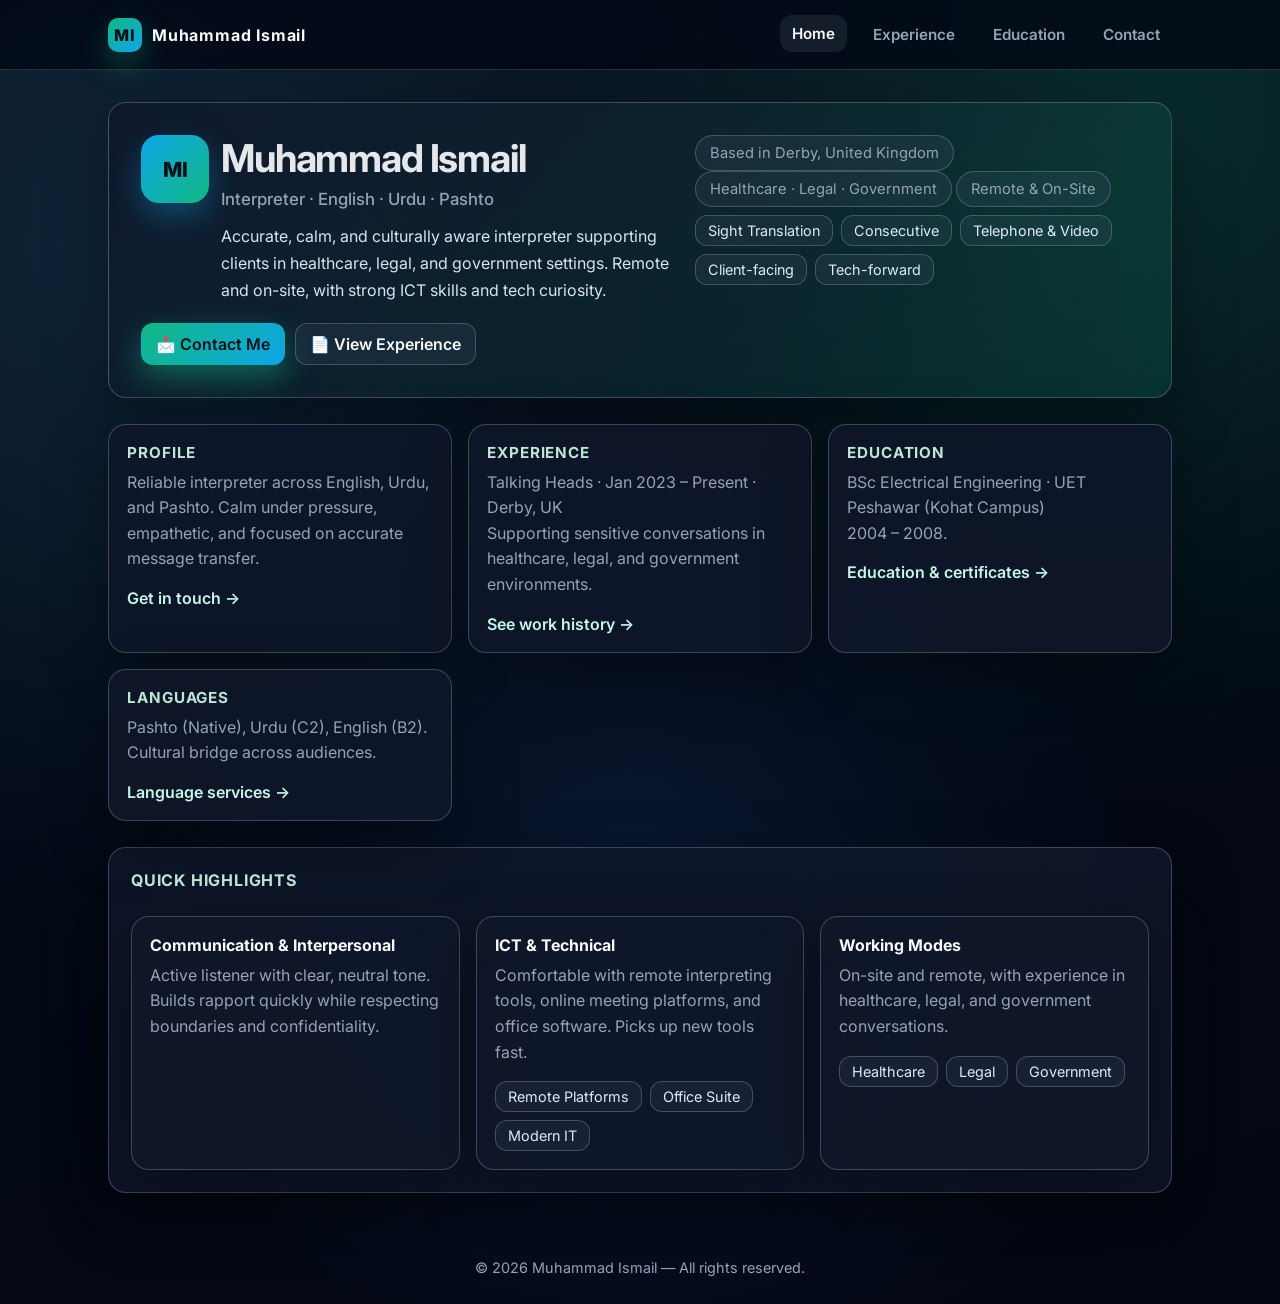
<file: index.html>
<!DOCTYPE html>
<html lang="en">
<head>
    <meta charset="UTF-8">
    <title>Muhammad Ismail – Portfolio</title>
    <meta name="viewport" content="width=device-width, initial-scale=1">
    <link rel="preconnect" href="https://fonts.googleapis.com">
    <link rel="preconnect" href="https://fonts.gstatic.com" crossorigin>
    <link href="https://fonts.googleapis.com/css2?family=Inter:wght@400;500;600;700&display=swap" rel="stylesheet">
    <link rel="stylesheet" href="style.css">
</head>
<body>
<div class="page">
    <header>
        <div class="bar">
            <a href="index.html" class="brand">
                <span class="brand-mark">MI</span>
                <span>Muhammad Ismail</span>
            </a>
            <nav>
                <a href="index.html" class="active">Home</a>
                <a href="experience.html">Experience</a>
                <a href="education.html">Education</a>
                <a href="contact.html">Contact</a>
            </nav>
        </div>
    </header>

    <main class="content">
        <section class="hero">
            <div>
                <div class="stacked">
                    <div class="avatar">MI</div>
                    <div class="text">
                        <h1>Muhammad Ismail</h1>
                        <div class="subtitle">Interpreter · English · Urdu · Pashto</div>
                        <p class="tagline">
                            Accurate, calm, and culturally aware interpreter supporting clients in healthcare, legal,
                            and government settings. Remote and on-site, with strong ICT skills and tech curiosity.
                        </p>
                    </div>
                </div>
                <div class="actions">
                    <a class="btn btn-primary" href="mailto:ismail8t5@gmail.com">📩 Contact Me</a>
                    <a class="btn btn-ghost" href="experience.html">📄 View Experience</a>
                </div>
            </div>

            <div>
                <div class="pill">Based in Derby, United Kingdom</div>
                <div class="pill">Healthcare · Legal · Government</div>
                <div class="pill">Remote & On-Site</div>
                <div class="chips">
                    <span class="chip">Sight Translation</span>
                    <span class="chip">Consecutive</span>
                    <span class="chip">Telephone & Video</span>
                    <span class="chip">Client-facing</span>
                    <span class="chip">Tech-forward</span>
                </div>
            </div>
        </section>

        <div class="panel-grid">
            <div class="panel">
                <h3>Profile</h3>
                <p>Reliable interpreter across English, Urdu, and Pashto. Calm under pressure, empathetic, and focused on
                    accurate message transfer.</p>
                <a class="link" href="contact.html">Get in touch →</a>
            </div>
            <div class="panel">
                <h3>Experience</h3>
                <p>Talking Heads · Jan 2023 – Present · Derby, UK<br>Supporting sensitive conversations in healthcare, legal,
                    and government environments.</p>
                <a class="link" href="experience.html">See work history →</a>
            </div>
            <div class="panel">
                <h3>Education</h3>
                <p>BSc Electrical Engineering · UET Peshawar (Kohat Campus)<br>2004 – 2008.</p>
                <a class="link" href="education.html">Education & certificates →</a>
            </div>
            <div class="panel">
                <h3>Languages</h3>
                <p>Pashto (Native), Urdu (C2), English (B2). Cultural bridge across audiences.</p>
                <a class="link" href="contact.html">Language services →</a>
            </div>
        </div>

        <section class="section">
            <h2>Quick Highlights</h2>
            <div class="panel-grid">
                <div class="panel">
                    <div class="card">
                        <div class="card-title">Communication & Interpersonal</div>
                        <div class="card-desc">
                            Active listener with clear, neutral tone. Builds rapport quickly while respecting boundaries
                            and confidentiality.
                        </div>
                    </div>
                </div>
                <div class="panel">
                    <div class="card">
                        <div class="card-title">ICT & Technical</div>
                        <div class="card-desc">
                            Comfortable with remote interpreting tools, online meeting platforms, and office software.
                            Picks up new tools fast.
                        </div>
                        <div class="chips">
                            <span class="chip">Remote Platforms</span>
                            <span class="chip">Office Suite</span>
                            <span class="chip">Modern IT</span>
                        </div>
                    </div>
                </div>
                <div class="panel">
                    <div class="card">
                        <div class="card-title">Working Modes</div>
                        <div class="card-desc">
                            On-site and remote, with experience in healthcare, legal, and government conversations.
                        </div>
                        <div class="chips">
                            <span class="chip">Healthcare</span>
                            <span class="chip">Legal</span>
                            <span class="chip">Government</span>
                        </div>
                    </div>
                </div>
            </div>
        </section>
    </main>

    <footer>
        © <span id="year"></span> Muhammad Ismail — All rights reserved.
    </footer>
</div>
<script>
    document.getElementById("year").textContent = new Date().getFullYear();
</script>
</body>
</html>
</file>
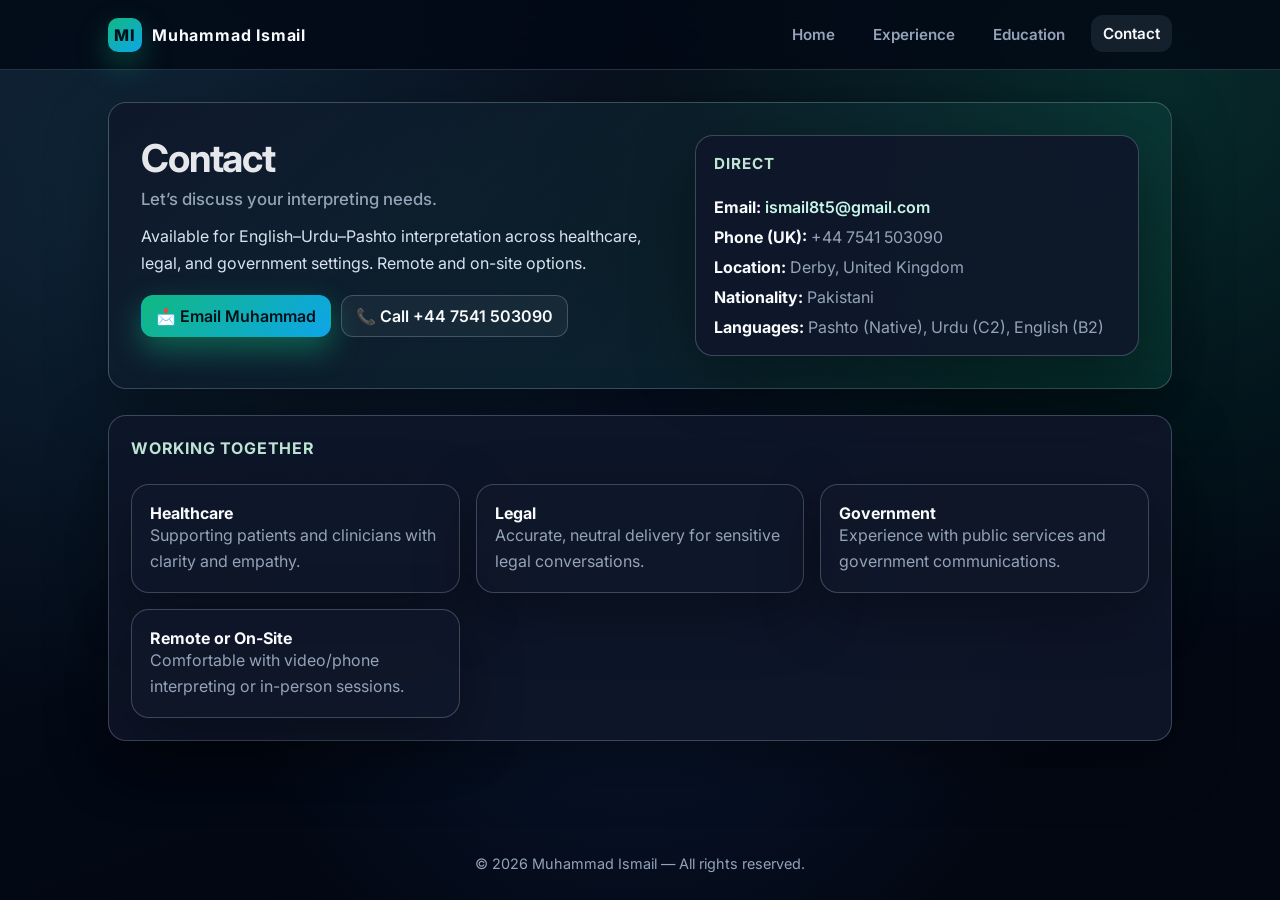
<file: contact.html>
<!DOCTYPE html>
<html lang="en">
<head>
    <meta charset="UTF-8">
    <title>Contact – Muhammad Ismail</title>
    <meta name="viewport" content="width=device-width, initial-scale=1">
    <link rel="preconnect" href="https://fonts.googleapis.com">
    <link rel="preconnect" href="https://fonts.gstatic.com" crossorigin>
    <link href="https://fonts.googleapis.com/css2?family=Inter:wght@400;500;600;700&display=swap" rel="stylesheet">
    <link rel="stylesheet" href="style.css">
</head>
<body>
<div class="page">
    <header>
        <div class="bar">
            <a href="index.html" class="brand">
                <span class="brand-mark">MI</span>
                <span>Muhammad Ismail</span>
            </a>
            <nav>
                <a href="index.html">Home</a>
                <a href="experience.html">Experience</a>
                <a href="education.html">Education</a>
                <a href="contact.html" class="active">Contact</a>
            </nav>
        </div>
    </header>

    <main class="content">
        <section class="hero">
            <div>
                <h1>Contact</h1>
                <div class="subtitle">Let’s discuss your interpreting needs.</div>
                <p class="tagline">
                    Available for English–Urdu–Pashto interpretation across healthcare, legal, and government settings.
                    Remote and on-site options.
                </p>
                <div class="actions">
                    <a class="btn btn-primary" href="mailto:ismail8t5@gmail.com">📩 Email Muhammad</a>
                    <a class="btn btn-ghost" href="tel:+447541503090">📞 Call +44 7541 503090</a>
                </div>
            </div>
            <div class="panel contact-card">
                <h3>Direct</h3>
                <div><strong>Email:</strong> <a class="link" href="mailto:ismail8t5@gmail.com">ismail8t5@gmail.com</a></div>
                <div><strong>Phone (UK):</strong> +44 7541 503090</div>
                <div><strong>Location:</strong> Derby, United Kingdom</div>
                <div><strong>Nationality:</strong> Pakistani</div>
                <div><strong>Languages:</strong> Pashto (Native), Urdu (C2), English (B2)</div>
            </div>
        </section>

        <section class="section">
            <h2>Working Together</h2>
            <div class="panel-grid">
                <div class="panel">
                    <div class="card-title">Healthcare</div>
                    <div class="card-desc">Supporting patients and clinicians with clarity and empathy.</div>
                </div>
                <div class="panel">
                    <div class="card-title">Legal</div>
                    <div class="card-desc">Accurate, neutral delivery for sensitive legal conversations.</div>
                </div>
                <div class="panel">
                    <div class="card-title">Government</div>
                    <div class="card-desc">Experience with public services and government communications.</div>
                </div>
                <div class="panel">
                    <div class="card-title">Remote or On-Site</div>
                    <div class="card-desc">Comfortable with video/phone interpreting or in-person sessions.</div>
                </div>
            </div>
        </section>
    </main>

    <footer>
        © <span id="year"></span> Muhammad Ismail — All rights reserved.
    </footer>
</div>
<script>
    document.getElementById("year").textContent = new Date().getFullYear();
</script>
</body>
</html>
</file>
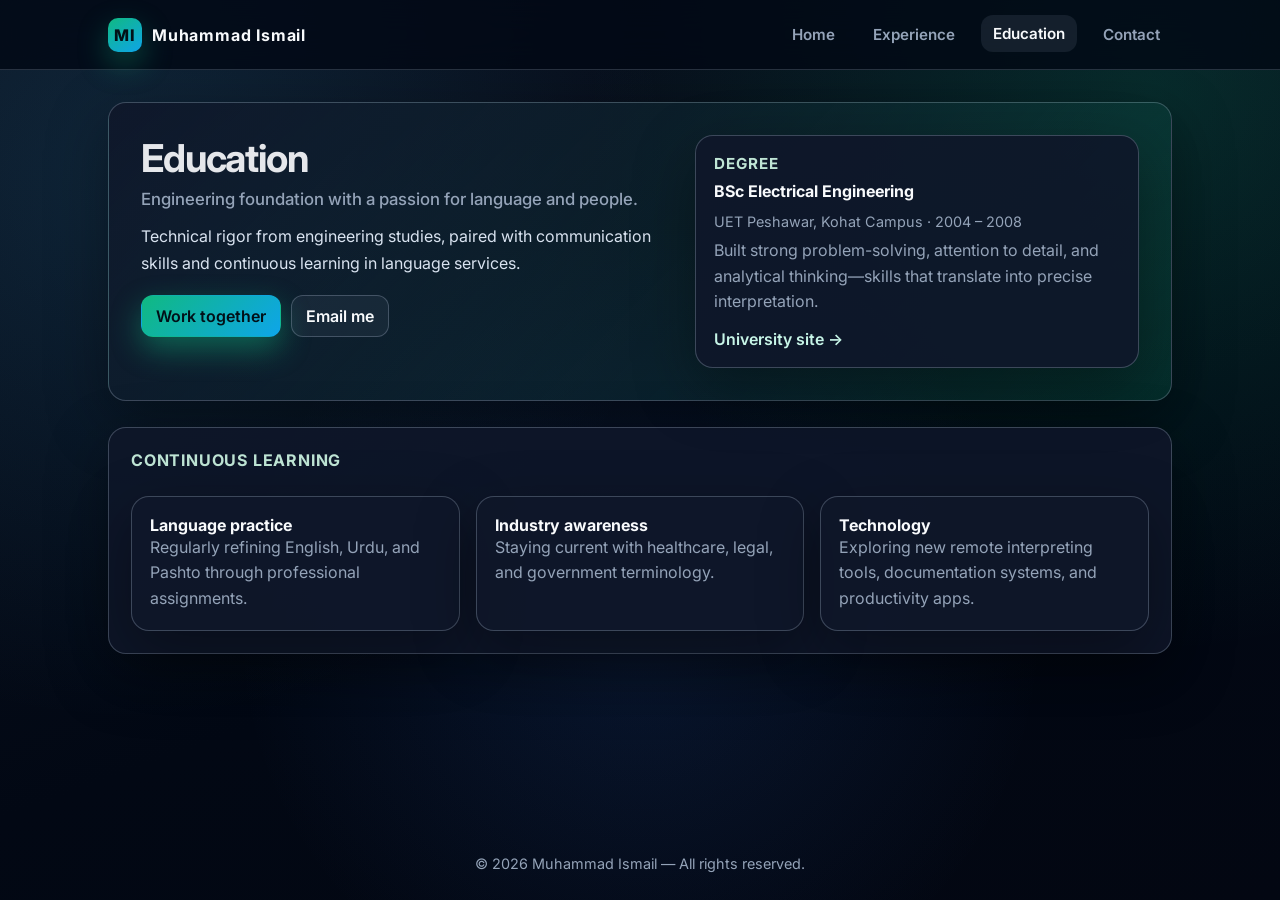
<file: education.html>
<!DOCTYPE html>
<html lang="en">
<head>
    <meta charset="UTF-8">
    <title>Education – Muhammad Ismail</title>
    <meta name="viewport" content="width=device-width, initial-scale=1">
    <link rel="preconnect" href="https://fonts.googleapis.com">
    <link rel="preconnect" href="https://fonts.gstatic.com" crossorigin>
    <link href="https://fonts.googleapis.com/css2?family=Inter:wght@400;500;600;700&display=swap" rel="stylesheet">
    <link rel="stylesheet" href="style.css">
</head>
<body>
<div class="page">
    <header>
        <div class="bar">
            <a href="index.html" class="brand">
                <span class="brand-mark">MI</span>
                <span>Muhammad Ismail</span>
            </a>
            <nav>
                <a href="index.html">Home</a>
                <a href="experience.html">Experience</a>
                <a href="education.html" class="active">Education</a>
                <a href="contact.html">Contact</a>
            </nav>
        </div>
    </header>

    <main class="content">
        <section class="hero">
            <div>
                <h1>Education</h1>
                <div class="subtitle">Engineering foundation with a passion for language and people.</div>
                <p class="tagline">
                    Technical rigor from engineering studies, paired with communication skills and continuous learning
                    in language services.
                </p>
                <div class="actions">
                    <a class="btn btn-primary" href="contact.html">Work together</a>
                    <a class="btn btn-ghost" href="mailto:ismail8t5@gmail.com">Email me</a>
                </div>
            </div>
            <div class="panel">
                <h3>Degree</h3>
                <div class="card">
                    <div class="card-title">BSc Electrical Engineering</div>
                    <div class="meta">UET Peshawar, Kohat Campus · 2004 – 2008</div>
                    <div class="card-desc">
                        Built strong problem-solving, attention to detail, and analytical thinking—skills that translate
                        into precise interpretation.
                    </div>
                    <a class="link" href="http://www.uetpeshawar.edu.pk" target="_blank" rel="noopener noreferrer">
                        University site →
                    </a>
                </div>
            </div>
        </section>

        <section class="section">
            <h2>Continuous Learning</h2>
            <div class="panel-grid">
                <div class="panel">
                    <div class="card-title">Language practice</div>
                    <div class="card-desc">Regularly refining English, Urdu, and Pashto through professional assignments.</div>
                </div>
                <div class="panel">
                    <div class="card-title">Industry awareness</div>
                    <div class="card-desc">Staying current with healthcare, legal, and government terminology.</div>
                </div>
                <div class="panel">
                    <div class="card-title">Technology</div>
                    <div class="card-desc">Exploring new remote interpreting tools, documentation systems, and productivity apps.</div>
                </div>
            </div>
        </section>
    </main>

    <footer>
        © <span id="year"></span> Muhammad Ismail — All rights reserved.
    </footer>
</div>
<script>
    document.getElementById("year").textContent = new Date().getFullYear();
</script>
</body>
</html>
</file>
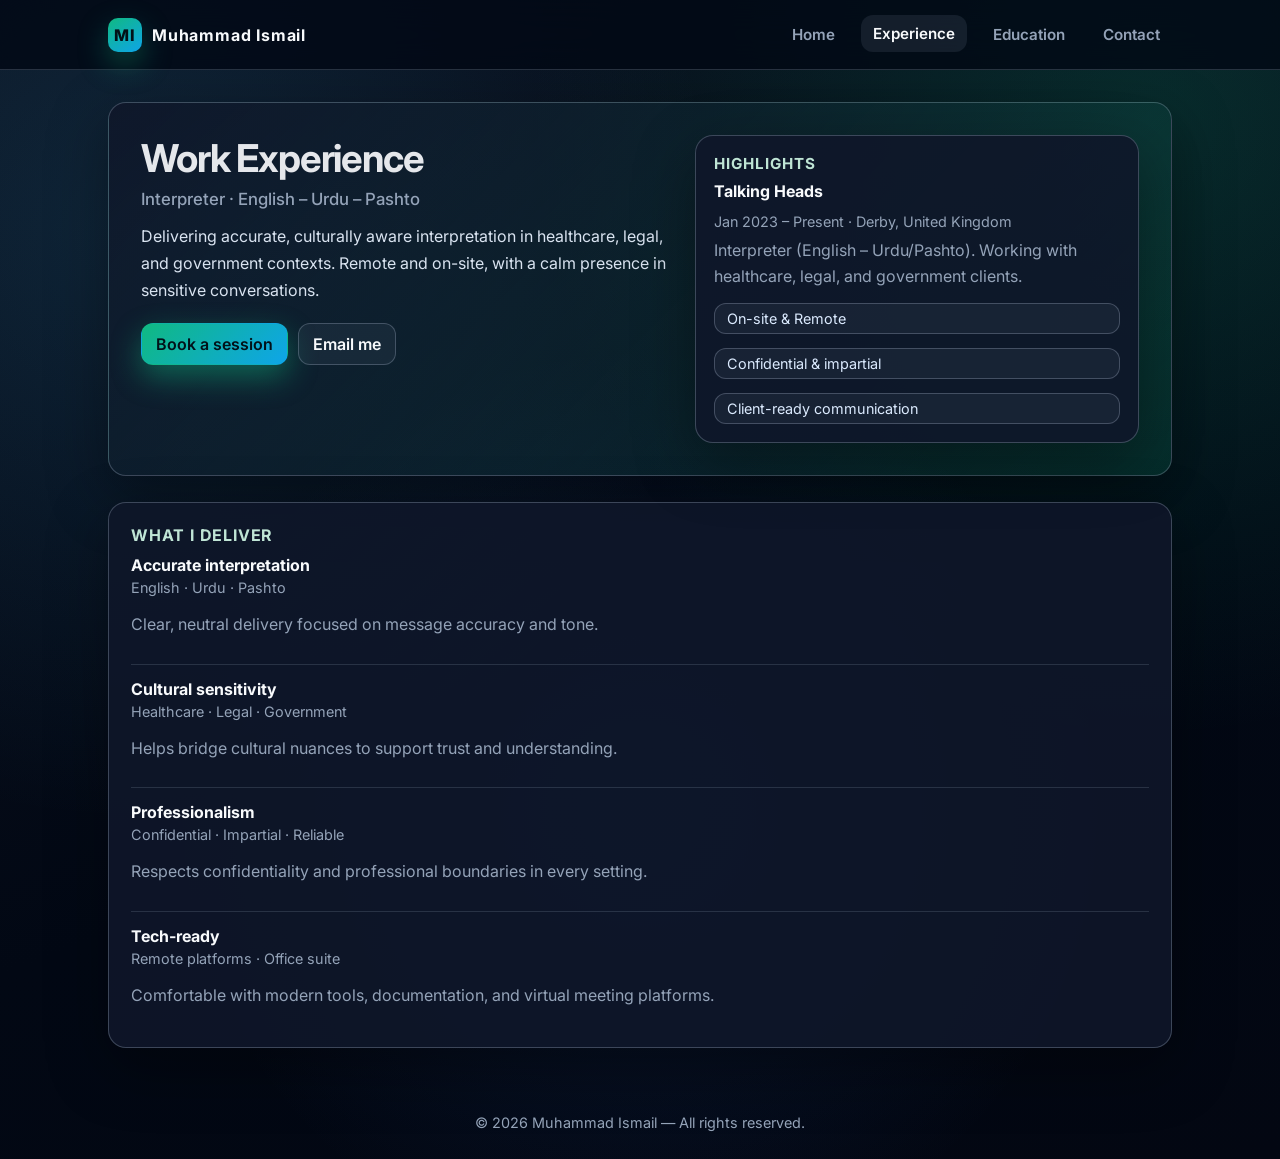
<file: experience.html>
<!DOCTYPE html>
<html lang="en">
<head>
    <meta charset="UTF-8">
    <title>Experience – Muhammad Ismail</title>
    <meta name="viewport" content="width=device-width, initial-scale=1">
    <link rel="preconnect" href="https://fonts.googleapis.com">
    <link rel="preconnect" href="https://fonts.gstatic.com" crossorigin>
    <link href="https://fonts.googleapis.com/css2?family=Inter:wght@400;500;600;700&display=swap" rel="stylesheet">
    <link rel="stylesheet" href="style.css">
</head>
<body>
<div class="page">
    <header>
        <div class="bar">
            <a href="index.html" class="brand">
                <span class="brand-mark">MI</span>
                <span>Muhammad Ismail</span>
            </a>
            <nav>
                <a href="index.html">Home</a>
                <a href="experience.html" class="active">Experience</a>
                <a href="education.html">Education</a>
                <a href="contact.html">Contact</a>
            </nav>
        </div>
    </header>

    <main class="content">
        <section class="hero">
            <div>
                <h1>Work Experience</h1>
                <div class="subtitle">Interpreter · English – Urdu – Pashto</div>
                <p class="tagline">
                    Delivering accurate, culturally aware interpretation in healthcare, legal, and government contexts.
                    Remote and on-site, with a calm presence in sensitive conversations.
                </p>
                <div class="actions">
                    <a class="btn btn-primary" href="contact.html">Book a session</a>
                    <a class="btn btn-ghost" href="mailto:ismail8t5@gmail.com">Email me</a>
                </div>
            </div>
            <div class="panel">
                <h3>Highlights</h3>
                <div class="cards">
                    <div class="card">
                        <div class="card-title">Talking Heads</div>
                        <div class="meta">Jan 2023 – Present · Derby, United Kingdom</div>
                        <div class="card-desc">
                            Interpreter (English – Urdu/Pashto). Working with healthcare, legal, and government clients.
                        </div>
                    </div>
                    <div class="chip">On-site & Remote</div>
                    <div class="chip">Confidential & impartial</div>
                    <div class="chip">Client-ready communication</div>
                </div>
            </div>
        </section>

        <section class="section">
            <h2>What I Deliver</h2>
            <ul class="list">
                <li>
                    <div class="card-title">Accurate interpretation</div>
                    <div class="meta">English · Urdu · Pashto</div>
                    <p class="card-desc">Clear, neutral delivery focused on message accuracy and tone.</p>
                </li>
                <li>
                    <div class="card-title">Cultural sensitivity</div>
                    <div class="meta">Healthcare · Legal · Government</div>
                    <p class="card-desc">Helps bridge cultural nuances to support trust and understanding.</p>
                </li>
                <li>
                    <div class="card-title">Professionalism</div>
                    <div class="meta">Confidential · Impartial · Reliable</div>
                    <p class="card-desc">Respects confidentiality and professional boundaries in every setting.</p>
                </li>
                <li>
                    <div class="card-title">Tech-ready</div>
                    <div class="meta">Remote platforms · Office suite</div>
                    <p class="card-desc">Comfortable with modern tools, documentation, and virtual meeting platforms.</p>
                </li>
            </ul>
        </section>
    </main>

    <footer>
        © <span id="year"></span> Muhammad Ismail — All rights reserved.
    </footer>
</div>
<script>
    document.getElementById("year").textContent = new Date().getFullYear();
</script>
</body>
</html>
</file>
<file: style.css>
:root {
    --bg: #0b1220;
    --bg-strong: #020814;
    --panel: rgba(15, 23, 42, 0.9);
    --panel-border: rgba(148, 163, 184, 0.35);
    --text-main: #e5e7eb;
    --text-muted: #94a3b8;
    --accent: #10b981;
    --accent-strong: #0ea271;
    --accent-soft: rgba(16, 185, 129, 0.12);
    --shadow: 0 20px 60px rgba(0, 0, 0, 0.35);
    --radius: 18px;
}

* {
    box-sizing: border-box;
}

html {
    scroll-behavior: smooth;
}

body {
    margin: 0;
    font-family: "Inter", system-ui, -apple-system, BlinkMacSystemFont, "Segoe UI", sans-serif;
    color: var(--text-main);
    background:
        radial-gradient(circle at 10% 20%, rgba(56,189,248,0.12), transparent 40%),
        radial-gradient(circle at 90% 10%, rgba(16,185,129,0.18), transparent 40%),
        radial-gradient(circle at 50% 70%, rgba(59,130,246,0.12), transparent 45%),
        linear-gradient(160deg, #0b1220 0%, #020814 60%, #030712 100%);
    min-height: 100vh;
}

.page {
    min-height: 100vh;
    display: flex;
    flex-direction: column;
}

header {
    position: sticky;
    top: 0;
    z-index: 10;
    background: rgba(2, 8, 20, 0.8);
    backdrop-filter: blur(24px);
    -webkit-backdrop-filter: blur(24px);
    border-bottom: 1px solid rgba(148, 163, 184, 0.25);
}

.bar {
    max-width: 1100px;
    margin: 0 auto;
    padding: 16px 18px;
    display: flex;
    align-items: center;
    gap: 18px;
}

.brand {
    font-weight: 700;
    letter-spacing: 0.05em;
    display: inline-flex;
    align-items: center;
    gap: 10px;
    text-decoration: none;
    color: #f8fafc;
}

.brand-mark {
    width: 34px;
    height: 34px;
    border-radius: 10px;
    background: linear-gradient(145deg, #10b981, #0ea5e9);
    display: inline-flex;
    align-items: center;
    justify-content: center;
    font-weight: 800;
    color: #021018;
    box-shadow: 0 12px 30px rgba(16, 185, 129, 0.35);
}

nav {
    margin-left: auto;
    display: flex;
    gap: 14px;
    align-items: center;
}

nav a {
    color: var(--text-muted);
    text-decoration: none;
    font-weight: 600;
    font-size: 0.95rem;
    padding: 9px 12px;
    border-radius: 12px;
    transition: color 0.15s ease, background 0.15s ease, transform 0.15s ease;
}

nav a:hover,
nav a.active {
    color: #f8fafc;
    background: rgba(148, 163, 184, 0.12);
    transform: translateY(-1px);
}

.content {
    max-width: 1100px;
    width: 100%;
    margin: 32px auto 48px;
    padding: 0 18px;
    flex: 1;
}

.hero {
    background: linear-gradient(135deg, rgba(15, 23, 42, 0.92), rgba(16, 185, 129, 0.14));
    border: 1px solid var(--panel-border);
    border-radius: var(--radius);
    padding: 32px;
    box-shadow: var(--shadow);
    display: grid;
    grid-template-columns: 1.2fr 1fr;
    gap: 22px;
}

@media (max-width: 820px) {
    .hero {
        grid-template-columns: 1fr;
    }
}

.hero h1 {
    margin: 0;
    font-size: clamp(2rem, 3vw, 2.6rem);
    letter-spacing: -0.03em;
}

.hero .subtitle {
    margin: 8px 0 14px;
    color: var(--text-muted);
    font-size: 1.05rem;
    font-weight: 500;
}

.hero p {
    margin: 0;
    line-height: 1.7;
    color: #d9e3f0;
}

.hero .actions {
    margin-top: 18px;
    display: flex;
    gap: 10px;
    flex-wrap: wrap;
}

.pill {
    display: inline-flex;
    align-items: center;
    gap: 8px;
    padding: 8px 14px;
    border-radius: 999px;
    border: 1px solid var(--panel-border);
    background: rgba(148, 163, 184, 0.08);
    color: var(--text-muted);
    font-size: 0.92rem;
}

.btn {
    display: inline-flex;
    align-items: center;
    gap: 8px;
    padding: 10px 14px;
    border-radius: 12px;
    text-decoration: none;
    font-weight: 600;
    border: 1px solid transparent;
    transition: transform 0.15s ease, box-shadow 0.15s ease, background 0.15s ease, border-color 0.15s ease;
    cursor: pointer;
}

.btn-primary {
    background: linear-gradient(135deg, #10b981, #0ea5e9);
    color: #021018;
    box-shadow: 0 12px 30px rgba(16, 185, 129, 0.45);
}

.btn-primary:hover {
    transform: translateY(-1px);
}

.btn-ghost {
    color: #f8fafc;
    border-color: var(--panel-border);
    background: rgba(148, 163, 184, 0.08);
}

.btn-ghost:hover {
    border-color: rgba(148, 163, 184, 0.55);
    transform: translateY(-1px);
}

.panel-grid {
    margin-top: 26px;
    display: grid;
    gap: 16px;
    grid-template-columns: repeat(auto-fit, minmax(260px, 1fr));
}

.panel {
    background: var(--panel);
    border: 1px solid var(--panel-border);
    border-radius: var(--radius);
    padding: 18px;
    box-shadow: var(--shadow);
}

.panel h3 {
    margin: 0 0 8px;
    letter-spacing: 0.06em;
    font-size: 0.95rem;
    text-transform: uppercase;
    color: #bfe5d5;
}

.panel p {
    margin: 0 0 10px;
    color: var(--text-muted);
    line-height: 1.6;
}

.panel .link {
    display: inline-flex;
    align-items: center;
    gap: 6px;
    color: #c7f5e7;
    text-decoration: none;
    font-weight: 600;
    margin-top: 6px;
}

.section {
    margin-top: 26px;
    background: var(--panel);
    border: 1px solid var(--panel-border);
    border-radius: var(--radius);
    padding: 22px;
    box-shadow: var(--shadow);
}

.section h2 {
    margin: 0 0 10px;
    letter-spacing: 0.05em;
    text-transform: uppercase;
    font-size: 1rem;
    color: #bfe5d5;
}

.list {
    list-style: none;
    margin: 0;
    padding: 0;
    display: grid;
    gap: 14px;
}

.list li {
    border-bottom: 1px solid rgba(148, 163, 184, 0.2);
    padding-bottom: 10px;
}

.list li:last-child {
    border-bottom: none;
    padding-bottom: 0;
}

.meta {
    font-size: 0.9rem;
    color: var(--text-muted);
    margin-top: 4px;
}

.contact-card {
    display: grid;
    gap: 10px;
    color: var(--text-muted);
}

.contact-card strong {
    color: #f8fafc;
}

footer {
    text-align: center;
    padding: 18px 10px 28px;
    color: var(--text-muted);
    font-size: 0.9rem;
}

.chips {
    display: flex;
    flex-wrap: wrap;
    gap: 8px;
    margin-top: 8px;
}

.chip {
    padding: 6px 12px;
    border-radius: 12px;
    background: rgba(148, 163, 184, 0.08);
    border: 1px solid var(--panel-border);
    color: #dbeafe;
    font-size: 0.9rem;
}

.cards {
    display: grid;
    gap: 14px;
}

.card {
    display: grid;
    gap: 8px;
}

.card-title {
    font-weight: 700;
    color: #f8fafc;
}

.card-desc {
    color: var(--text-muted);
    line-height: 1.6;
}

.avatar {
    width: 68px;
    height: 68px;
    border-radius: 18px;
    background: linear-gradient(135deg, #0ea5e9, #10b981);
    display: flex;
    align-items: center;
    justify-content: center;
    font-weight: 800;
    font-size: 1.3rem;
    color: #021018;
    box-shadow: 0 12px 30px rgba(14, 165, 233, 0.35);
}

.stacked {
    display: flex;
    gap: 12px;
    align-items: flex-start;
}

.stacked .text {
    flex: 1;
}

.tagline {
    color: var(--text-muted);
    margin: 0;
    line-height: 1.6;
}
</file>
